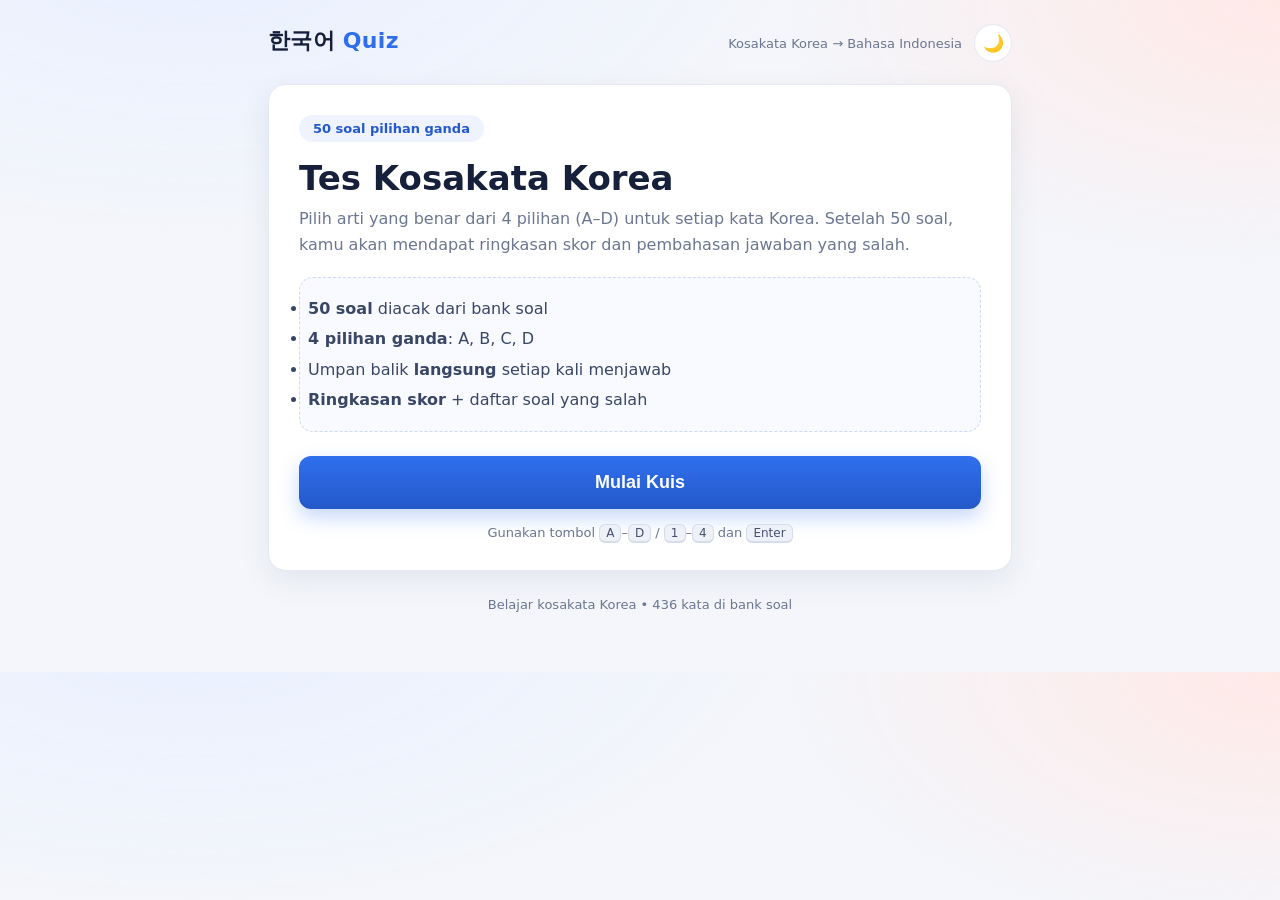
<file: korean-quiz/index.html>
<!DOCTYPE html>
<html lang="id">
<head>
  <meta charset="UTF-8">
  <meta name="viewport" content="width=device-width, initial-scale=1, viewport-fit=cover">
  <title>Kuis Kosakata Korea — 50 Soal</title>
  <script>
    // Set the theme before first paint so there is no light-mode flash.
    (function () {
      var t = null;
      try { t = localStorage.getItem("kq-theme"); } catch (e) {}
      if (t !== "dark" && t !== "light") {
        t = window.matchMedia && window.matchMedia("(prefers-color-scheme: dark)").matches
          ? "dark" : "light";
      }
      document.documentElement.setAttribute("data-theme", t);
    })();
  </script>
  <link rel="stylesheet" href="styles.css">
</head>
<body>
  <div class="app">
    <header class="topbar">
      <div class="logo">한국어 <span>Quiz</span></div>
      <div class="topbar-right">
        <div class="meta">Kosakata Korea → Bahasa Indonesia</div>
        <button class="theme-toggle" id="btnTheme" type="button"
                aria-pressed="false" aria-label="Ganti mode gelap/terang"
                title="Ganti mode gelap/terang">🌙</button>
      </div>
    </header>

    <main>
      <!-- ============ START ============ -->
      <section id="screen-start" class="screen active">
        <div class="card start-card">
          <div class="badge">50 soal pilihan ganda</div>
          <h1>Tes Kosakata Korea</h1>
          <p class="lead">
            Pilih arti yang benar dari 4 pilihan (A–D) untuk setiap kata Korea.
            Setelah 50 soal, kamu akan mendapat ringkasan skor dan pembahasan
            jawaban yang salah.
          </p>
          <ul class="rules">
            <li><strong>50 soal</strong> diacak dari bank soal</li>
            <li><strong>4 pilihan ganda</strong>: A, B, C, D</li>
            <li>Umpan balik <strong>langsung</strong> setiap kali menjawab</li>
            <li><strong>Ringkasan skor</strong> + daftar soal yang salah</li>
          </ul>
          <button class="btn primary big" id="btnStart">Mulai Kuis</button>
          <p class="hint">Gunakan tombol <kbd>A</kbd>–<kbd>D</kbd> / <kbd>1</kbd>–<kbd>4</kbd> dan <kbd>Enter</kbd></p>
        </div>
      </section>

      <!-- ============ QUIZ ============ -->
      <section id="screen-quiz" class="screen">
        <div class="quiz-head">
          <div class="q-counter">Soal <span id="qNum">1</span> / <span id="qTotal">50</span></div>
          <div class="score-chip">Benar: <span id="liveScore">0</span></div>
        </div>
        <div class="progress"><div class="progress-bar" id="progressBar"></div></div>

        <div class="card quiz-card">
          <div class="q-word" id="qWord">경우</div>
          <div class="q-rom" id="qRom">gyeong-u</div>
          <div class="q-prompt">Apa arti kata ini?</div>

          <div class="options" id="options"></div>

          <div class="feedback" id="feedback" aria-live="polite"></div>

          <div class="quiz-actions">
            <button class="btn primary hidden" id="btnNext">Soal berikutnya →</button>
            <button class="btn primary hidden" id="btnFinish">Lihat hasil →</button>
          </div>
        </div>
        <div class="key-hint">
          Tekan <kbd>A</kbd>–<kbd>D</kbd> atau <kbd>1</kbd>–<kbd>4</kbd> untuk memilih · <kbd>Enter</kbd> untuk lanjut
        </div>
      </section>

      <!-- ============ RESULT ============ -->
      <section id="screen-result" class="screen">
        <div class="card result-card">
          <div class="score-ring" id="scoreRing">
            <div class="score-inner">
              <div class="score-num" id="scoreNum">0</div>
              <div class="score-den">/ <span id="scoreDen">50</span></div>
            </div>
          </div>
          <div class="result-msg" id="resultMsg">—</div>

          <div class="stats">
            <div class="stat"><div class="stat-num ok" id="statCorrect">0</div><div class="stat-label">Benar</div></div>
            <div class="stat"><div class="stat-num bad" id="statWrong">0</div><div class="stat-label">Salah</div></div>
            <div class="stat"><div class="stat-num" id="statPct">0%</div><div class="stat-label">Persentase</div></div>
          </div>

          <div class="review-block">
            <div class="review-head">
              <h3 id="reviewTitle">Pembahasan jawaban yang salah</h3>
              <button class="btn ghost small" id="btnToggleReview">Tampilkan semua</button>
            </div>
            <div id="reviewList" class="review"></div>
          </div>

          <div class="result-actions">
            <button class="btn primary" id="btnRetry">Main lagi (soal baru)</button>
            <button class="btn ghost" id="btnHome">Ke layar awal</button>
          </div>
        </div>
      </section>
    </main>

    <footer class="foot">Belajar kosakata Korea • <span id="bankSize">0</span> kata di bank soal</footer>
  </div>

  <script src="data.js"></script>
  <script src="app.js"></script>
</body>
</html>
</file>
<file: korean-quiz/styles.css>
:root {
  --bg: #f4f6fb;
  --card: #ffffff;
  --ink: #16203a;
  --ink-soft: #6b7690;
  --line: #e6e9f2;
  --red: #e2453c;
  --blue: #2f6fed;
  --blue-dark: #2459c9;
  --green: #16a370;
  --green-bg: #e7f7f0;
  --red-bg: #fdeceb;
  --amber: #d98a04;
  --shadow: 0 10px 30px rgba(22, 32, 58, .08);
  --radius: 18px;
}

* { box-sizing: border-box; }

/* Never let mobile browsers inflate text on orientation change. */
html { -webkit-text-size-adjust: 100%; text-size-adjust: 100%; }

html, body {
  margin: 0;
  padding: 0;
  background:
    radial-gradient(1000px 500px at 15% -10%, #e8efff 0%, rgba(232, 239, 255, 0) 60%),
    radial-gradient(900px 480px at 100% 0%, #ffe9e7 0%, rgba(255, 233, 231, 0) 55%),
    var(--bg);
  color: var(--ink);
  font-family: "Segoe UI", system-ui, -apple-system, Roboto, "Helvetica Neue", Arial, sans-serif;
  -webkit-font-smoothing: antialiased;
}

.app {
  max-width: 780px;
  margin: 0 auto;
  padding: 24px 18px 60px;
}

/* ---------- top bar ---------- */
.topbar {
  display: flex;
  align-items: baseline;
  justify-content: space-between;
  gap: 12px;
  margin-bottom: 22px;
}
.logo {
  font-size: 22px;
  font-weight: 800;
  letter-spacing: .3px;
}
.logo span {
  color: var(--blue);
}
.meta {
  font-size: 13px;
  color: var(--ink-soft);
}
.topbar-right {
  display: flex;
  align-items: center;
  gap: 12px;
}
.theme-toggle {
  flex: 0 0 auto;
  width: 38px;
  height: 38px;
  border-radius: 50%;
  border: 1.5px solid var(--line);
  background: var(--card);
  color: var(--ink);
  font-size: 17px;
  line-height: 1;
  cursor: pointer;
  display: grid;
  place-items: center;
  transition: transform .12s ease, border-color .12s ease;
}
.theme-toggle:hover { border-color: var(--blue); transform: translateY(-1px); }
.theme-toggle:focus-visible { outline: 2px solid var(--blue); outline-offset: 2px; }

/* ---------- screens ---------- */
.screen { display: none; animation: fade .28s ease; }
.screen.active { display: block; }
@keyframes fade {
  from { opacity: 0; transform: translateY(8px); }
  to   { opacity: 1; transform: translateY(0); }
}

.card {
  background: var(--card);
  border: 1px solid var(--line);
  border-radius: var(--radius);
  box-shadow: var(--shadow);
  padding: 30px;
}

/* ---------- start ---------- */
.badge {
  display: inline-block;
  background: #eef3ff;
  color: var(--blue-dark);
  border: 999px;
  border-radius: 999px;
  padding: 6px 14px;
  font-size: 13px;
  font-weight: 700;
}
.start-card h1 {
  font-size: 34px;
  margin: 16px 0 8px;
}
.lead {
  color: var(--ink-soft);
  line-height: 1.65;
  margin: 0 0 18px;
}
.rules {
  margin: 0 0 24px;
  padding: 16px 18px;
  background: #f8faff;
  border: 1px dashed #cfd9f5;
  border-radius: 14px;
  line-height: 1.9;
  color: #3a4666;
}
.rules li { margin-left: -10px; }
.hint {
  margin: 16px 0 0;
  font-size: 13px;
  color: var(--ink-soft);
  text-align: center;
}

kbd {
  background: #eef1f8;
  border: 1px solid #d7dcea;
  border-bottom-width: 2px;
  border-radius: 6px;
  padding: 1px 6px;
  font-size: 12px;
  font-family: inherit;
  color: #465170;
}

/* ---------- buttons ---------- */
.btn {
  border: 0;
  border-radius: 12px;
  padding: 13px 22px;
  font-size: 16px;
  font-weight: 700;
  cursor: pointer;
  transition: transform .12s ease, box-shadow .12s ease, background .12s ease;
}
.btn:active { transform: translateY(1px); }
.btn.primary {
  background: linear-gradient(180deg, var(--blue) 0%, var(--blue-dark) 100%);
  color: #fff;
  box-shadow: 0 8px 20px rgba(47, 111, 237, .28);
}
.btn.primary:hover { box-shadow: 0 10px 24px rgba(47, 111, 237, .38); }
.btn.ghost {
  background: #fff;
  color: var(--blue-dark);
  border: 1.5px solid var(--line);
  box-shadow: none;
}
.btn.ghost:hover { border-color: #c9d5f6; background: #f8faff; }
.btn.big {
  display: block;
  width: 100%;
  font-size: 18px;
  padding: 16px;
}
.btn.small {
  font-size: 13px;
  padding: 8px 14px;
  white-space: nowrap;
}
.btn.hidden, .hidden { display: none !important; }

/* ---------- quiz ---------- */
.quiz-head {
  display: flex;
  justify-content: space-between;
  align-items: center;
  margin-bottom: 8px;
}
.q-counter {
  font-weight: 700;
  font-size: 15px;
}
.q-counter span:first-child { color: var(--blue-dark); }
.score-chip {
  background: var(--green-bg);
  color: var(--green);
  border-radius: 999px;
  padding: 6px 14px;
  font-size: 13px;
  font-weight: 700;
}
.progress {
  height: 8px;
  background: #e8ecf6;
  border-radius: 999px;
  overflow: hidden;
  margin-bottom: 18px;
}
.progress-bar {
  height: 100%;
  width: 0%;
  background: linear-gradient(90deg, var(--blue), #5f92ff);
  border-radius: 999px;
  transition: width .35s ease;
}

.quiz-card { padding: 34px 30px; }
.q-word {
  font-size: 56px;
  font-weight: 800;
  text-align: center;
  letter-spacing: 2px;
  line-height: 1.2;
  font-family: "Malgun Gothic", "Apple SD Gothic Neo", "Noto Sans KR", sans-serif;
}
.q-rom {
  text-align: center;
  color: var(--ink-soft);
  font-size: 15px;
  margin-top: 4px;
  font-style: italic;
}
.q-prompt {
  text-align: center;
  color: #465170;
  font-size: 14px;
  text-transform: uppercase;
  letter-spacing: 1.4px;
  margin: 18px 0 20px;
}

.options {
  display: grid;
  gap: 12px;
}
.option {
  display: flex;
  align-items: center;
  gap: 14px;
  width: 100%;
  text-align: left;
  background: #fbfcff;
  border: 1.5px solid var(--line);
  border-radius: 14px;
  padding: 15px 16px;
  font-size: 17px;
  color: var(--ink);
  cursor: pointer;
  font-family: inherit;
  transition: border-color .12s ease, background .12s ease, transform .12s ease;
}
.option:hover:not(:disabled) {
  border-color: #b9c9f7;
  background: #f4f7ff;
  transform: translateY(-1px);
}
.option:disabled { cursor: default; }
.opt-key {
  flex: 0 0 auto;
  width: 32px;
  height: 32px;
  border-radius: 9px;
  background: #eef1f8;
  color: #465170;
  font-weight: 800;
  font-size: 15px;
  display: grid;
  place-items: center;
}
.opt-text {
  display: flex;
  flex-direction: column;
  min-width: 0;
}
.opt-ko {
  font-size: 13px;
  color: var(--blue-dark);
  font-weight: 700;
  margin-top: 2px;
  display: none;
  font-family: "Malgun Gothic", "Apple SD Gothic Neo", "Noto Sans KR", sans-serif;
}
.options.revealed .opt-ko { display: block; }
.option.correct {
  border-color: var(--green);
  background: var(--green-bg);
}
.option.correct .opt-key { background: var(--green); color: #fff; }
.option.wrong {
  border-color: var(--red);
  background: var(--red-bg);
}
.option.wrong .opt-key { background: var(--red); color: #fff; }
.option.dim { opacity: .55; }

.feedback {
  min-height: 26px;
  margin-top: 16px;
  text-align: center;
  font-weight: 700;
  font-size: 15px;
}
.feedback.ok { color: var(--green); }
.feedback.no { color: var(--red); }

.quiz-actions {
  display: flex;
  justify-content: center;
  margin-top: 14px;
}
.key-hint {
  text-align: center;
  color: var(--ink-soft);
  font-size: 13px;
  margin-top: 16px;
}

/* ---------- result ---------- */
.result-card { text-align: center; }
.score-ring {
  --pct: 0;
  --ring: var(--green);
  width: 168px;
  height: 168px;
  margin: 4px auto 14px;
  border-radius: 50%;
  background: conic-gradient(var(--ring) calc(var(--pct) * 1%), #e9edf6 0);
  display: grid;
  place-items: center;
  transition: background .6s ease;
}
.score-inner {
  width: 132px;
  height: 132px;
  border-radius: 50%;
  background: #fff;
  display: grid;
  place-content: center;
  box-shadow: inset 0 0 0 1px var(--line);
}
.score-num { font-size: 44px; font-weight: 800; line-height: 1; }
.score-den { font-size: 15px; color: var(--ink-soft); margin-top: 4px; }
.result-msg {
  font-size: 20px;
  font-weight: 800;
  margin-bottom: 20px;
}
.stats {
  display: grid;
  grid-template-columns: repeat(3, 1fr);
  gap: 12px;
  margin-bottom: 26px;
}
.stat {
  background: #f8faff;
  border: 1px solid var(--line);
  border-radius: 14px;
  padding: 14px 8px;
}
.stat-num { font-size: 24px; font-weight: 800; }
.stat-num.ok { color: var(--green); }
.stat-num.bad { color: var(--red); }
.stat-label {
  font-size: 12px;
  color: var(--ink-soft);
  text-transform: uppercase;
  letter-spacing: 1px;
  margin-top: 4px;
}

.review-block { text-align: left; }
.review-head {
  display: flex;
  align-items: center;
  justify-content: space-between;
  gap: 10px;
  margin-bottom: 10px;
}
.review-head h3 { font-size: 16px; margin: 0; }
.review {
  max-height: 380px;
  overflow-y: auto;
  display: grid;
  gap: 8px;
  padding-right: 4px;
}
.review-item {
  display: flex;
  align-items: center;
  gap: 12px;
  background: #fbfcff;
  border: 1px solid var(--line);
  border-radius: 12px;
  padding: 10px 14px;
}
.review-item.ok-item { background: var(--green-bg); border-color: #c9ecdd; }
.review-num {
  flex: 0 0 auto;
  width: 26px;
  height: 26px;
  border-radius: 8px;
  background: #eef1f8;
  color: #5a6484;
  font-size: 12px;
  font-weight: 800;
  display: grid;
  place-items: center;
}
.review-word {
  font-weight: 800;
  font-size: 17px;
  font-family: "Malgun Gothic", "Apple SD Gothic Neo", "Noto Sans KR", sans-serif;
  flex: 0 0 96px;
}
.review-answers { font-size: 14px; line-height: 1.5; flex: 1 1 auto; min-width: 110px; }
.review-answers .yours.no { color: var(--red); text-decoration: line-through; }
.review-answers .right { color: var(--green); font-weight: 700; }
.review-answers .ko-inline {
  color: var(--blue-dark);
  font-weight: 700;
  font-family: "Malgun Gothic", "Apple SD Gothic Neo", "Noto Sans KR", sans-serif;
}
.review-tag {
  margin-left: auto;
  font-size: 11px;
  font-weight: 800;
  letter-spacing: .6px;
  padding: 4px 9px;
  border-radius: 999px;
  flex: 0 0 auto;
}
.tag-no { background: var(--red-bg); color: var(--red); }
.tag-yes { background: var(--green-bg); color: var(--green); }

.review-empty {
  background: var(--green-bg);
  border: 1px dashed #a8e0cb;
  color: var(--green);
  border-radius: 12px;
  padding: 18px;
  text-align: center;
  font-weight: 700;
}

.result-actions {
  display: flex;
  gap: 12px;
  justify-content: center;
  margin-top: 26px;
  flex-wrap: wrap;
}

.foot {
  text-align: center;
  color: var(--ink-soft);
  font-size: 13px;
  margin-top: 26px;
}

/* ---------- responsive ---------- */
@media (max-width: 560px) {
  .card { padding: 22px 18px; }
  .start-card h1 { font-size: 27px; }
  .option { font-size: 16px; padding: 13px 12px; }
  .review-word { flex-basis: auto; }
  .review-item { flex-wrap: wrap; }
  .review-answers { flex: 1 0 100%; padding-left: 38px; min-width: 0; order: 1; }
  .review-head { flex-wrap: wrap; }

  /* Fluid headline: big on phones, but the longest Korean words
     (6 syllables) still fit on one line down to 320px. */
  .q-word { font-size: clamp(34px, 11vw, 44px); }

  /* Subtitle is decorative and wraps to two lines on phones. */
  .meta { display: none; }

  /* 44px tap target for the theme switch. */
  .theme-toggle { width: 44px; height: 44px; font-size: 19px; }

  /* Equal stat columns (auto-min sizing made them 59/59/95px). */
  .stats { grid-template-columns: repeat(3, minmax(0, 1fr)); gap: 8px; }
  .stat { padding: 12px 6px; }
  .stat-label { font-size: 11px; letter-spacing: .5px; }

  /* Respect notches and home indicators when the viewport fills the screen. */
  .app {
    padding-left: max(18px, env(safe-area-inset-left));
    padding-right: max(18px, env(safe-area-inset-right));
    padding-bottom: max(60px, env(safe-area-inset-bottom));
  }
}

@media (max-width: 380px) {
  .stat { padding: 12px 2px; }
  .stat-num { font-size: 21px; }
  .stat-label { font-size: 10px; letter-spacing: 0; }
}

/* Keyboard hints only make sense with a keyboard. */
@media (hover: none) and (pointer: coarse) {
  .hint, .key-hint { display: none; }
}

/* ---------- dark mode ---------- */
/* Core palette is swapped through the variables; everything below
   covers the few places where colors were written literally. */
html[data-theme="dark"] {
  --bg: #0e1424;
  --card: #161d31;
  --ink: #e9edf7;
  --ink-soft: #98a2bb;
  --line: #2a3450;
  --green-bg: #10342a;
  --red-bg: #3b1d20;
  --shadow: 0 10px 30px rgba(0, 0, 0, .4);
}

html[data-theme="dark"] body {
  background:
    radial-gradient(1000px 500px at 15% -10%, #17223d 0%, rgba(23, 34, 61, 0) 60%),
    radial-gradient(900px 480px at 100% 0%, #2b1a24 0%, rgba(43, 26, 36, 0) 55%),
    var(--bg);
}

html[data-theme="dark"] .badge { background: #1c2745; color: #9dbaff; }
html[data-theme="dark"] .rules { background: #131a2d; border-color: #33406a; color: #bcc5dc; }
html[data-theme="dark"] kbd { background: #222b45; border-color: #38446a; color: #cbd3e6; }
html[data-theme="dark"] .btn.ghost { background: #1a2340; color: #8ab0ff; border-color: var(--line); }
html[data-theme="dark"] .btn.ghost:hover { background: #202b4d; border-color: #3d4d80; }
html[data-theme="dark"] .q-counter span:first-child { color: #8ab0ff; }
html[data-theme="dark"] .q-prompt { color: #93a0bd; }
html[data-theme="dark"] .progress { background: #232c47; }
html[data-theme="dark"] .option { background: #131a2d; border-color: var(--line); }
html[data-theme="dark"] .option:hover:not(:disabled) { border-color: #4461b8; background: #182240; }
html[data-theme="dark"] .opt-key { background: #232c47; color: #a9b4cf; }
html[data-theme="dark"] .opt-ko { color: #8ab0ff; }
html[data-theme="dark"] .score-ring { background: conic-gradient(var(--ring) calc(var(--pct) * 1%), #232c47 0); }
html[data-theme="dark"] .score-inner { background: var(--card); }
html[data-theme="dark"] .stat { background: #141c33; }
html[data-theme="dark"] .review-item { background: #131a2d; }
html[data-theme="dark"] .review-item.ok-item { background: var(--green-bg); border-color: #1e5a45; }
html[data-theme="dark"] .review-num { background: #232c47; color: #a9b4cf; }
html[data-theme="dark"] .review-answers .ko-inline { color: #8ab0ff; }
html[data-theme="dark"] .review-empty { background: var(--green-bg); border-color: #2c6a55; }

/* Light-blue accents are tuned per use so the primary button keeps its
   white-on-blue gradient (a global --blue-dark swap would wash it out). */
html[data-theme="dark"] .logo span { color: #6f9bff; }
</file>
<file: mobile version/styles.css>
:root {
  --bg: #f4f6fb;
  --card: #ffffff;
  --ink: #16203a;
  --ink-soft: #6b7690;
  --line: #e6e9f2;
  --red: #e2453c;
  --blue: #2f6fed;
  --blue-dark: #2459c9;
  --green: #16a370;
  --green-bg: #e7f7f0;
  --red-bg: #fdeceb;
  --amber: #d98a04;
  --shadow: 0 10px 30px rgba(22, 32, 58, .08);
  --radius: 18px;
}

* { box-sizing: border-box; }

/* Never let mobile browsers inflate text on orientation change. */
html { -webkit-text-size-adjust: 100%; text-size-adjust: 100%; }

/* PWA install button (mobile version) */
#btnInstall { width: 100%; margin-top: 10px; }
#btnInstall.hidden { display: none !important; }

html, body {
  margin: 0;
  padding: 0;
  background:
    radial-gradient(1000px 500px at 15% -10%, #e8efff 0%, rgba(232, 239, 255, 0) 60%),
    radial-gradient(900px 480px at 100% 0%, #ffe9e7 0%, rgba(255, 233, 231, 0) 55%),
    var(--bg);
  color: var(--ink);
  font-family: "Segoe UI", system-ui, -apple-system, Roboto, "Helvetica Neue", Arial, sans-serif;
  -webkit-font-smoothing: antialiased;
}

.app {
  max-width: 780px;
  margin: 0 auto;
  padding: 24px 18px 60px;
}

/* ---------- top bar ---------- */
.topbar {
  display: flex;
  align-items: baseline;
  justify-content: space-between;
  gap: 12px;
  margin-bottom: 22px;
}
.logo {
  font-size: 22px;
  font-weight: 800;
  letter-spacing: .3px;
}
.logo span {
  color: var(--blue);
}
.meta {
  font-size: 13px;
  color: var(--ink-soft);
}
.topbar-right {
  display: flex;
  align-items: center;
  gap: 12px;
}
.theme-toggle {
  flex: 0 0 auto;
  width: 38px;
  height: 38px;
  border-radius: 50%;
  border: 1.5px solid var(--line);
  background: var(--card);
  color: var(--ink);
  font-size: 17px;
  line-height: 1;
  cursor: pointer;
  display: grid;
  place-items: center;
  transition: transform .12s ease, border-color .12s ease;
}
.theme-toggle:hover { border-color: var(--blue); transform: translateY(-1px); }
.theme-toggle:focus-visible { outline: 2px solid var(--blue); outline-offset: 2px; }

/* ---------- screens ---------- */
.screen { display: none; animation: fade .28s ease; }
.screen.active { display: block; }
@keyframes fade {
  from { opacity: 0; transform: translateY(8px); }
  to   { opacity: 1; transform: translateY(0); }
}

.card {
  background: var(--card);
  border: 1px solid var(--line);
  border-radius: var(--radius);
  box-shadow: var(--shadow);
  padding: 30px;
}

/* ---------- start ---------- */
.badge {
  display: inline-block;
  background: #eef3ff;
  color: var(--blue-dark);
  border: 999px;
  border-radius: 999px;
  padding: 6px 14px;
  font-size: 13px;
  font-weight: 700;
}
.start-card h1 {
  font-size: 34px;
  margin: 16px 0 8px;
}
.lead {
  color: var(--ink-soft);
  line-height: 1.65;
  margin: 0 0 18px;
}
.rules {
  margin: 0 0 24px;
  padding: 16px 18px;
  background: #f8faff;
  border: 1px dashed #cfd9f5;
  border-radius: 14px;
  line-height: 1.9;
  color: #3a4666;
}
.rules li { margin-left: -10px; }
.hint {
  margin: 16px 0 0;
  font-size: 13px;
  color: var(--ink-soft);
  text-align: center;
}

kbd {
  background: #eef1f8;
  border: 1px solid #d7dcea;
  border-bottom-width: 2px;
  border-radius: 6px;
  padding: 1px 6px;
  font-size: 12px;
  font-family: inherit;
  color: #465170;
}

/* ---------- buttons ---------- */
.btn {
  border: 0;
  border-radius: 12px;
  padding: 13px 22px;
  font-size: 16px;
  font-weight: 700;
  cursor: pointer;
  transition: transform .12s ease, box-shadow .12s ease, background .12s ease;
}
.btn:active { transform: translateY(1px); }
.btn.primary {
  background: linear-gradient(180deg, var(--blue) 0%, var(--blue-dark) 100%);
  color: #fff;
  box-shadow: 0 8px 20px rgba(47, 111, 237, .28);
}
.btn.primary:hover { box-shadow: 0 10px 24px rgba(47, 111, 237, .38); }
.btn.ghost {
  background: #fff;
  color: var(--blue-dark);
  border: 1.5px solid var(--line);
  box-shadow: none;
}
.btn.ghost:hover { border-color: #c9d5f6; background: #f8faff; }
.btn.big {
  display: block;
  width: 100%;
  font-size: 18px;
  padding: 16px;
}
.btn.small {
  font-size: 13px;
  padding: 8px 14px;
  white-space: nowrap;
}
.btn.hidden, .hidden { display: none !important; }

/* ---------- quiz ---------- */
.quiz-head {
  display: flex;
  justify-content: space-between;
  align-items: center;
  margin-bottom: 8px;
}
.q-counter {
  font-weight: 700;
  font-size: 15px;
}
.q-counter span:first-child { color: var(--blue-dark); }
.score-chip {
  background: var(--green-bg);
  color: var(--green);
  border-radius: 999px;
  padding: 6px 14px;
  font-size: 13px;
  font-weight: 700;
}
.progress {
  height: 8px;
  background: #e8ecf6;
  border-radius: 999px;
  overflow: hidden;
  margin-bottom: 18px;
}
.progress-bar {
  height: 100%;
  width: 0%;
  background: linear-gradient(90deg, var(--blue), #5f92ff);
  border-radius: 999px;
  transition: width .35s ease;
}

.quiz-card { padding: 34px 30px; }
.q-word {
  font-size: 56px;
  font-weight: 800;
  text-align: center;
  letter-spacing: 2px;
  line-height: 1.2;
  font-family: "Malgun Gothic", "Apple SD Gothic Neo", "Noto Sans KR", sans-serif;
}
.q-rom {
  text-align: center;
  color: var(--ink-soft);
  font-size: 15px;
  margin-top: 4px;
  font-style: italic;
}
.q-prompt {
  text-align: center;
  color: #465170;
  font-size: 14px;
  text-transform: uppercase;
  letter-spacing: 1.4px;
  margin: 18px 0 20px;
}

.options {
  display: grid;
  gap: 12px;
}
.option {
  display: flex;
  align-items: center;
  gap: 14px;
  width: 100%;
  text-align: left;
  background: #fbfcff;
  border: 1.5px solid var(--line);
  border-radius: 14px;
  padding: 15px 16px;
  font-size: 17px;
  color: var(--ink);
  cursor: pointer;
  font-family: inherit;
  transition: border-color .12s ease, background .12s ease, transform .12s ease;
}
.option:hover:not(:disabled) {
  border-color: #b9c9f7;
  background: #f4f7ff;
  transform: translateY(-1px);
}
.option:disabled { cursor: default; }
.opt-key {
  flex: 0 0 auto;
  width: 32px;
  height: 32px;
  border-radius: 9px;
  background: #eef1f8;
  color: #465170;
  font-weight: 800;
  font-size: 15px;
  display: grid;
  place-items: center;
}
.opt-text {
  display: flex;
  flex-direction: column;
  min-width: 0;
}
.opt-ko {
  font-size: 13px;
  color: var(--blue-dark);
  font-weight: 700;
  margin-top: 2px;
  display: none;
  font-family: "Malgun Gothic", "Apple SD Gothic Neo", "Noto Sans KR", sans-serif;
}
.options.revealed .opt-ko { display: block; }
.option.correct {
  border-color: var(--green);
  background: var(--green-bg);
}
.option.correct .opt-key { background: var(--green); color: #fff; }
.option.wrong {
  border-color: var(--red);
  background: var(--red-bg);
}
.option.wrong .opt-key { background: var(--red); color: #fff; }
.option.dim { opacity: .55; }

.feedback {
  min-height: 26px;
  margin-top: 16px;
  text-align: center;
  font-weight: 700;
  font-size: 15px;
}
.feedback.ok { color: var(--green); }
.feedback.no { color: var(--red); }

.quiz-actions {
  display: flex;
  justify-content: center;
  margin-top: 14px;
}
.key-hint {
  text-align: center;
  color: var(--ink-soft);
  font-size: 13px;
  margin-top: 16px;
}

/* ---------- result ---------- */
.result-card { text-align: center; }
.score-ring {
  --pct: 0;
  --ring: var(--green);
  width: 168px;
  height: 168px;
  margin: 4px auto 14px;
  border-radius: 50%;
  background: conic-gradient(var(--ring) calc(var(--pct) * 1%), #e9edf6 0);
  display: grid;
  place-items: center;
  transition: background .6s ease;
}
.score-inner {
  width: 132px;
  height: 132px;
  border-radius: 50%;
  background: #fff;
  display: grid;
  place-content: center;
  box-shadow: inset 0 0 0 1px var(--line);
}
.score-num { font-size: 44px; font-weight: 800; line-height: 1; }
.score-den { font-size: 15px; color: var(--ink-soft); margin-top: 4px; }
.result-msg {
  font-size: 20px;
  font-weight: 800;
  margin-bottom: 20px;
}
.stats {
  display: grid;
  grid-template-columns: repeat(3, 1fr);
  gap: 12px;
  margin-bottom: 26px;
}
.stat {
  background: #f8faff;
  border: 1px solid var(--line);
  border-radius: 14px;
  padding: 14px 8px;
}
.stat-num { font-size: 24px; font-weight: 800; }
.stat-num.ok { color: var(--green); }
.stat-num.bad { color: var(--red); }
.stat-label {
  font-size: 12px;
  color: var(--ink-soft);
  text-transform: uppercase;
  letter-spacing: 1px;
  margin-top: 4px;
}

.review-block { text-align: left; }
.review-head {
  display: flex;
  align-items: center;
  justify-content: space-between;
  gap: 10px;
  margin-bottom: 10px;
}
.review-head h3 { font-size: 16px; margin: 0; }
.review {
  max-height: 380px;
  overflow-y: auto;
  display: grid;
  gap: 8px;
  padding-right: 4px;
}
.review-item {
  display: flex;
  align-items: center;
  gap: 12px;
  background: #fbfcff;
  border: 1px solid var(--line);
  border-radius: 12px;
  padding: 10px 14px;
}
.review-item.ok-item { background: var(--green-bg); border-color: #c9ecdd; }
.review-num {
  flex: 0 0 auto;
  width: 26px;
  height: 26px;
  border-radius: 8px;
  background: #eef1f8;
  color: #5a6484;
  font-size: 12px;
  font-weight: 800;
  display: grid;
  place-items: center;
}
.review-word {
  font-weight: 800;
  font-size: 17px;
  font-family: "Malgun Gothic", "Apple SD Gothic Neo", "Noto Sans KR", sans-serif;
  flex: 0 0 96px;
}
.review-answers { font-size: 14px; line-height: 1.5; flex: 1 1 auto; min-width: 110px; }
.review-answers .yours.no { color: var(--red); text-decoration: line-through; }
.review-answers .right { color: var(--green); font-weight: 700; }
.review-answers .ko-inline {
  color: var(--blue-dark);
  font-weight: 700;
  font-family: "Malgun Gothic", "Apple SD Gothic Neo", "Noto Sans KR", sans-serif;
}
.review-tag {
  margin-left: auto;
  font-size: 11px;
  font-weight: 800;
  letter-spacing: .6px;
  padding: 4px 9px;
  border-radius: 999px;
  flex: 0 0 auto;
}
.tag-no { background: var(--red-bg); color: var(--red); }
.tag-yes { background: var(--green-bg); color: var(--green); }

.review-empty {
  background: var(--green-bg);
  border: 1px dashed #a8e0cb;
  color: var(--green);
  border-radius: 12px;
  padding: 18px;
  text-align: center;
  font-weight: 700;
}

.result-actions {
  display: flex;
  gap: 12px;
  justify-content: center;
  margin-top: 26px;
  flex-wrap: wrap;
}

.foot {
  text-align: center;
  color: var(--ink-soft);
  font-size: 13px;
  margin-top: 26px;
}

/* ---------- responsive ---------- */
@media (max-width: 560px) {
  .card { padding: 22px 18px; }
  .start-card h1 { font-size: 27px; }
  .option { font-size: 16px; padding: 13px 12px; }
  .review-word { flex-basis: auto; }
  .review-item { flex-wrap: wrap; }
  .review-answers { flex: 1 0 100%; padding-left: 38px; min-width: 0; order: 1; }
  .review-head { flex-wrap: wrap; }

  /* Fluid headline: big on phones, but the longest Korean words
     (6 syllables) still fit on one line down to 320px. */
  .q-word { font-size: clamp(34px, 11vw, 44px); }

  /* Subtitle is decorative and wraps to two lines on phones. */
  .meta { display: none; }

  /* 44px tap target for the theme switch. */
  .theme-toggle { width: 44px; height: 44px; font-size: 19px; }

  /* Equal stat columns (auto-min sizing made them 59/59/95px). */
  .stats { grid-template-columns: repeat(3, minmax(0, 1fr)); gap: 8px; }
  .stat { padding: 12px 6px; }
  .stat-label { font-size: 11px; letter-spacing: .5px; }

  /* Respect notches and home indicators when the viewport fills the screen. */
  .app {
    padding-left: max(18px, env(safe-area-inset-left));
    padding-right: max(18px, env(safe-area-inset-right));
    padding-bottom: max(60px, env(safe-area-inset-bottom));
  }
}

@media (max-width: 380px) {
  .stat { padding: 12px 2px; }
  .stat-num { font-size: 21px; }
  .stat-label { font-size: 10px; letter-spacing: 0; }
}

/* Keyboard hints only make sense with a keyboard. */
@media (hover: none) and (pointer: coarse) {
  .hint, .key-hint { display: none; }
}

/* ---------- dark mode ---------- */
/* Core palette is swapped through the variables; everything below
   covers the few places where colors were written literally. */
html[data-theme="dark"] {
  --bg: #0e1424;
  --card: #161d31;
  --ink: #e9edf7;
  --ink-soft: #98a2bb;
  --line: #2a3450;
  --green-bg: #10342a;
  --red-bg: #3b1d20;
  --shadow: 0 10px 30px rgba(0, 0, 0, .4);
}

html[data-theme="dark"] body {
  background:
    radial-gradient(1000px 500px at 15% -10%, #17223d 0%, rgba(23, 34, 61, 0) 60%),
    radial-gradient(900px 480px at 100% 0%, #2b1a24 0%, rgba(43, 26, 36, 0) 55%),
    var(--bg);
}

html[data-theme="dark"] .badge { background: #1c2745; color: #9dbaff; }
html[data-theme="dark"] .rules { background: #131a2d; border-color: #33406a; color: #bcc5dc; }
html[data-theme="dark"] kbd { background: #222b45; border-color: #38446a; color: #cbd3e6; }
html[data-theme="dark"] .btn.ghost { background: #1a2340; color: #8ab0ff; border-color: var(--line); }
html[data-theme="dark"] .btn.ghost:hover { background: #202b4d; border-color: #3d4d80; }
html[data-theme="dark"] .q-counter span:first-child { color: #8ab0ff; }
html[data-theme="dark"] .q-prompt { color: #93a0bd; }
html[data-theme="dark"] .progress { background: #232c47; }
html[data-theme="dark"] .option { background: #131a2d; border-color: var(--line); }
html[data-theme="dark"] .option:hover:not(:disabled) { border-color: #4461b8; background: #182240; }
html[data-theme="dark"] .opt-key { background: #232c47; color: #a9b4cf; }
html[data-theme="dark"] .opt-ko { color: #8ab0ff; }
html[data-theme="dark"] .score-ring { background: conic-gradient(var(--ring) calc(var(--pct) * 1%), #232c47 0); }
html[data-theme="dark"] .score-inner { background: var(--card); }
html[data-theme="dark"] .stat { background: #141c33; }
html[data-theme="dark"] .review-item { background: #131a2d; }
html[data-theme="dark"] .review-item.ok-item { background: var(--green-bg); border-color: #1e5a45; }
html[data-theme="dark"] .review-num { background: #232c47; color: #a9b4cf; }
html[data-theme="dark"] .review-answers .ko-inline { color: #8ab0ff; }
html[data-theme="dark"] .review-empty { background: var(--green-bg); border-color: #2c6a55; }

/* Light-blue accents are tuned per use so the primary button keeps its
   white-on-blue gradient (a global --blue-dark swap would wash it out). */
html[data-theme="dark"] .logo span { color: #6f9bff; }
</file>
